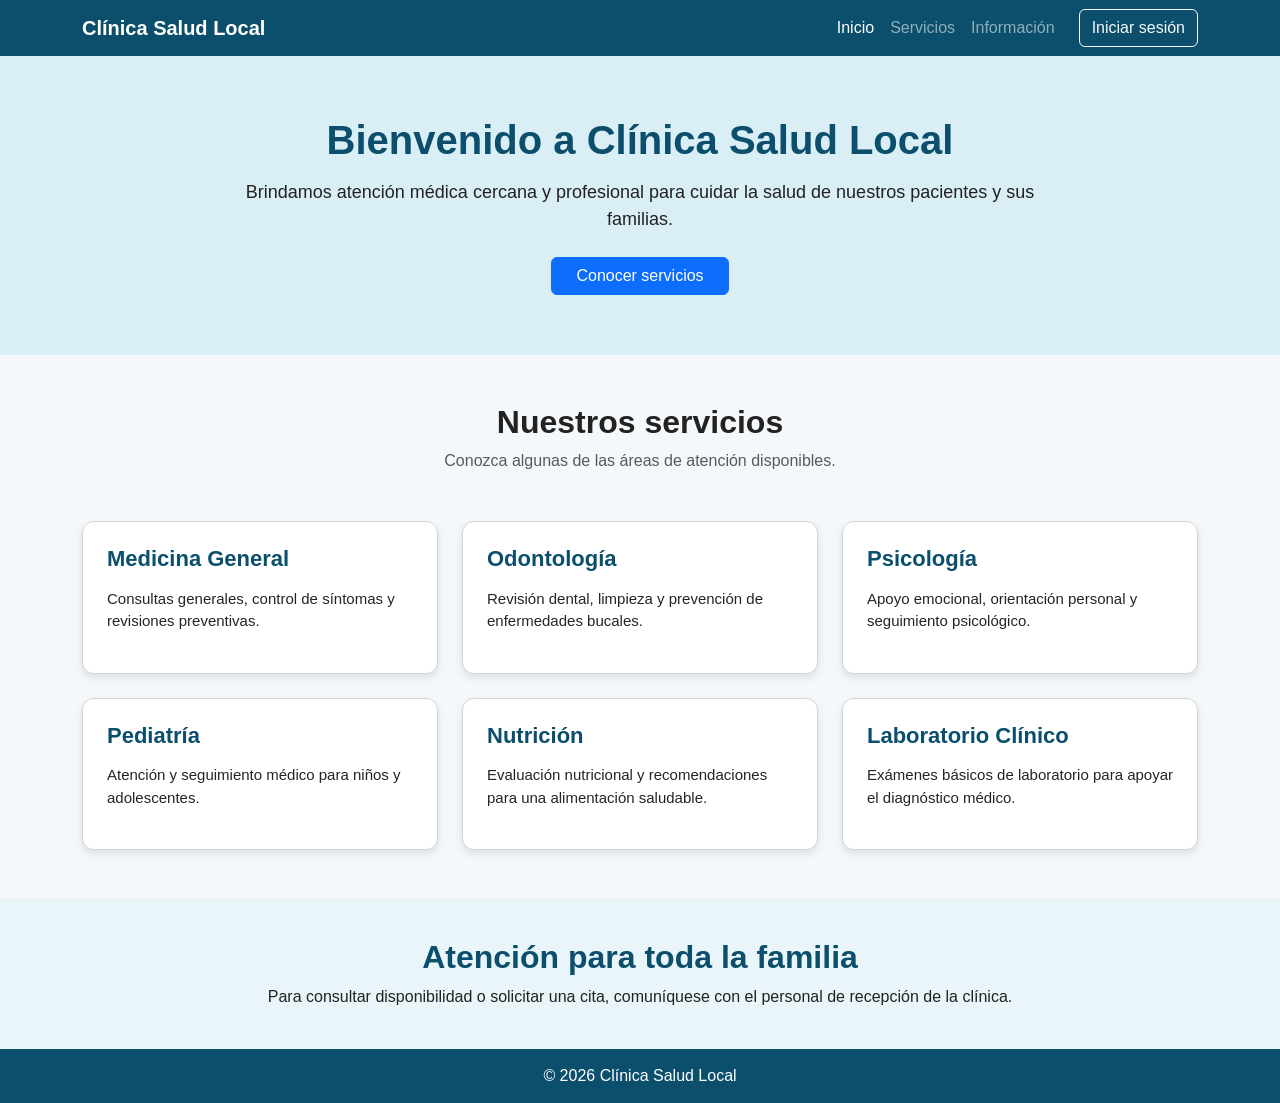
<file: app/index.html>
<!DOCTYPE html>
<html lang="es">
<head>
    <meta charset="UTF-8">
    <meta name="viewport" content="width=device-width, initial-scale=1.0">
    <title>Clínica Salud Local</title>

    <!-- Bootstrap -->
    <link
        href="https://cdn.jsdelivr.net/npm/bootstrap@5.3.3/dist/css/bootstrap.min.css"
        rel="stylesheet"
    >

    <!-- Estilos propios del proyecto -->
    <link rel="stylesheet" href="css/servicios.css">
</head>
<body>

    <!-- Menú público: no requiere iniciar sesión -->
    <nav class="navbar navbar-expand-lg navbar-dark menu-principal">
        <div class="container">
            <a class="navbar-brand fw-bold" href="index.php">
                Clínica Salud Local
            </a>

            <button
                class="navbar-toggler"
                type="button"
                data-bs-toggle="collapse"
                data-bs-target="#menuPublico"
                aria-controls="menuPublico"
                aria-expanded="false"
                aria-label="Mostrar navegación"
            >
                <span class="navbar-toggler-icon"></span>
            </button>

            <div class="collapse navbar-collapse" id="menuPublico">
                <ul class="navbar-nav ms-auto align-items-lg-center">
                    <li class="nav-item">
                        <a class="nav-link active" href="index.php">Inicio</a>
                    </li>

                    <li class="nav-item">
                        <a class="nav-link" href="#servicios">Servicios</a>
                    </li>

                    <li class="nav-item">
                        <a class="nav-link" href="#informacion">Información</a>
                    </li>

                    <li class="nav-item ms-lg-3 mt-2 mt-lg-0">
                        <a class="btn btn-outline-light" href="login.php">
                            Iniciar sesión
                        </a>
                    </li>
                </ul>
            </div>
        </div>
    </nav>

    <!-- Encabezado principal -->
    <header class="encabezado text-center">
        <div class="container">
            <h1>Bienvenido a Clínica Salud Local</h1>

            <p>
                Brindamos atención médica cercana y profesional para cuidar
                la salud de nuestros pacientes y sus familias.
            </p>

            <a href="#servicios" class="btn btn-primary mt-4 px-4">
                Conocer servicios
            </a>
        </div>
    </header>

    <!-- Servicios disponibles para consulta pública -->
    <main id="servicios" class="container py-5">
        <div class="text-center mb-5">
            <h2 class="fw-bold">Nuestros servicios</h2>
            <p class="text-muted">
                Conozca algunas de las áreas de atención disponibles.
            </p>
        </div>

        <div class="row g-4">
            <div class="col-md-6 col-lg-4">
                <article class="card tarjeta-servicio">
                    <div class="card-body p-4">
                        <h3>Medicina General</h3>
                        <p>
                            Consultas generales, control de síntomas y
                            revisiones preventivas.
                        </p>
                    </div>
                </article>
            </div>

            <div class="col-md-6 col-lg-4">
                <article class="card tarjeta-servicio">
                    <div class="card-body p-4">
                        <h3>Odontología</h3>
                        <p>
                            Revisión dental, limpieza y prevención de
                            enfermedades bucales.
                        </p>
                    </div>
                </article>
            </div>

            <div class="col-md-6 col-lg-4">
                <article class="card tarjeta-servicio">
                    <div class="card-body p-4">
                        <h3>Psicología</h3>
                        <p>
                            Apoyo emocional, orientación personal y
                            seguimiento psicológico.
                        </p>
                    </div>
                </article>
            </div>

            <div class="col-md-6 col-lg-4">
                <article class="card tarjeta-servicio">
                    <div class="card-body p-4">
                        <h3>Pediatría</h3>
                        <p>
                            Atención y seguimiento médico para niños y
                            adolescentes.
                        </p>
                    </div>
                </article>
            </div>

            <div class="col-md-6 col-lg-4">
                <article class="card tarjeta-servicio">
                    <div class="card-body p-4">
                        <h3>Nutrición</h3>
                        <p>
                            Evaluación nutricional y recomendaciones para una
                            alimentación saludable.
                        </p>
                    </div>
                </article>
            </div>

            <div class="col-md-6 col-lg-4">
                <article class="card tarjeta-servicio">
                    <div class="card-body p-4">
                        <h3>Laboratorio Clínico</h3>
                        <p>
                            Exámenes básicos de laboratorio para apoyar el
                            diagnóstico médico.
                        </p>
                    </div>
                </article>
            </div>
        </div>
    </main>

    <!-- Información general de la clínica -->
    <section id="informacion" class="informacion-final text-center">
        <div class="container">
            <h2>Atención para toda la familia</h2>
            <p class="mb-0">
                Para consultar disponibilidad o solicitar una cita,
                comuníquese con el personal de recepción de la clínica.
            </p>
        </div>
    </section>

    <!-- Pie de página -->
    <footer class="pie-pagina text-center">
        <p>
            &copy; 2026 Clínica Salud Local
        </p>
    </footer>

    <!-- JavaScript de Bootstrap para el menú adaptable -->
    <script
        src="https://cdn.jsdelivr.net/npm/bootstrap@5.3.3/dist/js/bootstrap.bundle.min.js"
    ></script>
</body>
</html>
</file>
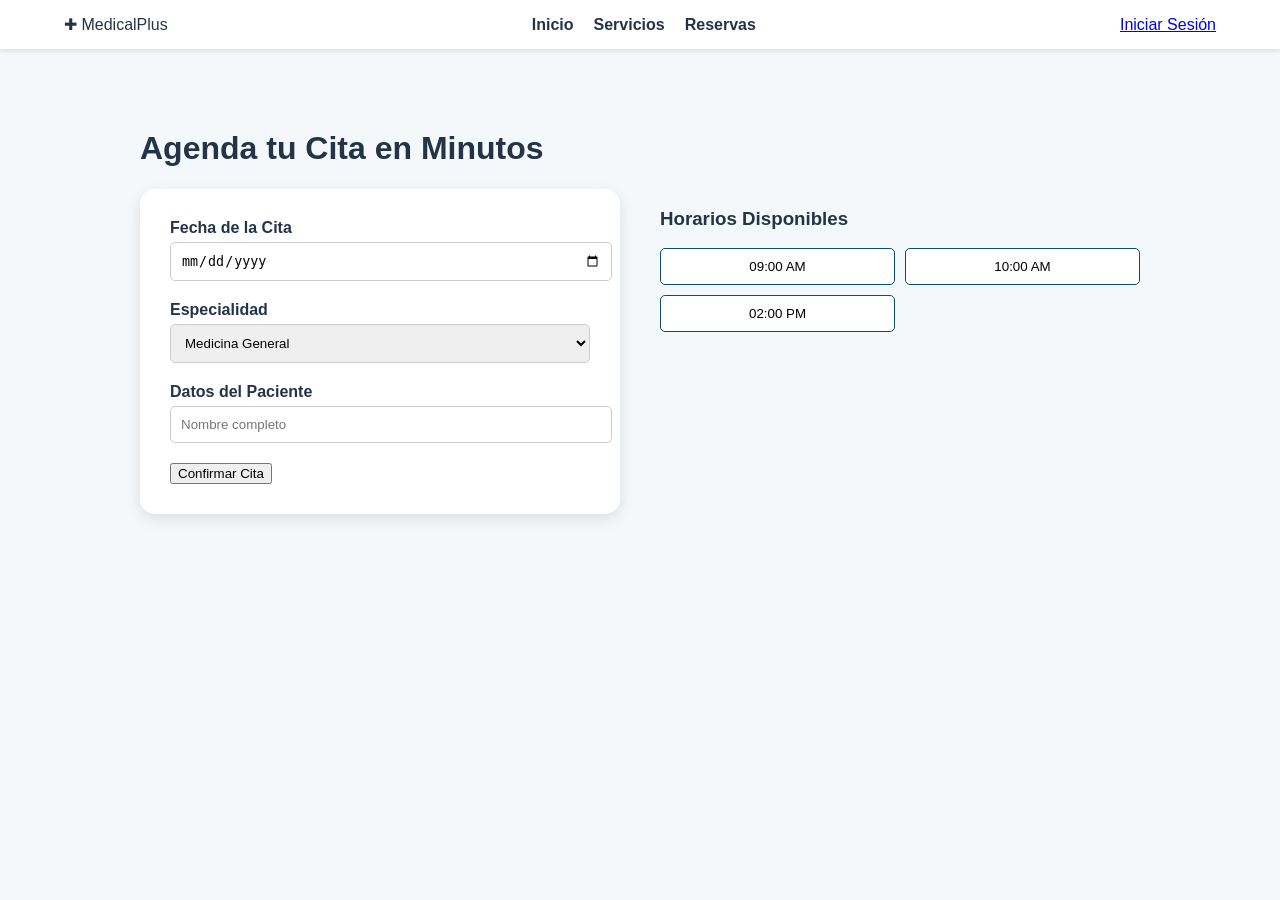
<file: reservas.html>
<!DOCTYPE html>
<html lang="es">

<head>
    <meta charset="UTF-8">
    <meta name="viewport" content="width=device-width, initial-scale=1.0">
    <title>Agendar Cita | MedicalPlus</title>
    <link rel="stylesheet" href="css/style.css">
    <link rel="stylesheet" href="css/reservas.css">
</head>

<body>

    <header class="encabezado-principal">
        <div class="logo-medical"><a href="index.html" style="text-decoration:none; color:inherit;">✚ MedicalPlus</a>
        </div>
        <nav class="navegacion-enlaces">
            <a href="index.html">Inicio</a>
            <a href="servicios.html">Servicios</a>
            <a href="reservas.html">Reservas</a>
        </nav>
        <div class="navegacion-botones">
            <a href="login.html" class="btn-outline">Iniciar Sesión</a>
        </div>
    </header>

    <main class="reservas-container">
        <h1>Agenda tu Cita en Minutos</h1>

        <div class="reservas-grid">
            <form id="form-cita" class="form-cita">
                <div class="form-grupo">
                    <label>Fecha de la Cita</label>
                    <input type="date" id="fecha" required>
                </div>
                <div class="form-grupo">
                    <label>Especialidad</label>
                    <select id="especialidad">
                        <option>Medicina General</option>
                        <option>Odontología</option>
                        <option>Psicología</option>
                    </select>
                </div>
                <div class="form-grupo">
                    <label>Datos del Paciente</label>
                    <input type="text" id="nombre" placeholder="Nombre completo" required>
                </div>
                <button type="submit" class="boton-cita">Confirmar Cita</button>
            </form>

            <div class="horarios-seccion">
                <h3>Horarios Disponibles</h3>
                <div class="grilla-horarios" id="grilla-horarios">
                    <button class="btn-hora">09:00 AM</button>
                    <button class="btn-hora">10:00 AM</button>
                    <button class="btn-hora">02:00 PM</button>
                </div>
            </div>
        </div>
    </main>

    <script src="js/reservas.js"></script>
</body>

</html>
</file>
<file: app/css/servicios.css>
body {
    margin: 0;
    font-family: Arial, Helvetica, sans-serif;
    background-color: #f4f8fb;
    color: #222;
}

.menu-principal {
    background-color: #0b4f6c;
}

.encabezado {
    background-color: #d9eef5;
    padding: 60px 20px;
}

.encabezado h1 {
    color: #0b4f6c;
    font-weight: bold;
    margin-bottom: 15px;
}

.encabezado p {
    max-width: 800px;
    margin: auto;
    font-size: 18px;
}

.tarjeta-servicio {
    height: 100%;
    border: 1px solid #d5d5d5;
    border-radius: 12px;
    box-shadow: 0 4px 8px rgba(0, 0, 0, 0.10);
    transition: 0.3s;
}

.tarjeta-servicio:hover {
    transform: translateY(-5px);
}

.tarjeta-servicio h3 {
    color: #0b4f6c;
    font-size: 22px;
    font-weight: bold;
    margin-bottom: 15px;
}

.tarjeta-servicio p {
    font-size: 15px;
    line-height: 1.5;
}

.precio {
    color: #197278;
    font-weight: bold;
}

.btn-servicio {
    background-color: #0b4f6c;
    color: white;
    width: 100%;
    font-weight: bold;
}

.btn-servicio:hover {
    background-color: #083b50;
    color: white;
}

.informacion-final {
    background-color: #e9f5f8;
    padding: 40px 20px;
}

.informacion-final h2 {
    color: #0b4f6c;
    font-weight: bold;
}

.pie-pagina {
    background-color: #0b4f6c;
    color: white;
    padding: 15px;
}

.pie-pagina p {
    margin: 0;
}

@media (max-width: 576px) {
    .encabezado {
        padding: 40px 15px;
    }

    .encabezado h1 {
        font-size: 30px;
    }

    .encabezado p {
        font-size: 16px;
    }
}
</file>
<file: css/style.css>
:root {
    --color-primario: #0b4f6c;
    --color-secundario: #1b98b5;
    --color-fondo: #f4f8fb;
}

body {
    margin: 0;
    font-family: Arial, Helvetica, sans-serif;
    background-color: var(--color-fondo);
    color: #243447;
}


.encabezado-principal {
    background-color: white;
    padding: 15px 5%;
    display: flex;
    justify-content: space-between;
    align-items: center;
    box-shadow: 0 2px 5px rgba(0, 0, 0, 0.1);
}

.navegacion-enlaces {
    display: flex;
    gap: 20px;
}

.navegacion-enlaces a {
    text-decoration: none;
    color: #243447;
    font-weight: bold;
}

.navegacion-botones {
    display: flex;
    gap: 15px;
}


.pie-pagina-principal {
    background-color: var(--color-primario);
    color: white;
    padding: 30px 5% 10px;
    font-size: 0.9rem;
}

.footer-contenedor {
    display: grid;
    grid-template-columns: repeat(4, 1fr);
    gap: 30px;
    max-width: 1200px;
    margin: 0 auto;
}

.footer-columna h3,
.footer-columna h4 {
    font-size: 1rem;
    margin-bottom: 15px;
    text-transform: uppercase;
    letter-spacing: 1px;
}

.footer-columna p,
.footer-columna a {
    font-size: 0.85rem;
    color: #dceff5;
    margin-bottom: 8px;
    display: block;
    text-decoration: none;
}

.redes-iconos {
    display: flex;
    gap: 10px;
}

.redes-iconos a {
    width: 30px;
    height: 30px;
    background: rgba(255, 255, 255, 0.1);
    display: flex;
    align-items: center;
    justify-content: center;
    border-radius: 4px;
}

.footer-inferior {
    margin-top: 20px;
    padding-top: 15px;
    border-top: 1px solid rgba(255, 255, 255, 0.1);
    text-align: center;
    font-size: 0.8rem;
}


@media (max-width: 768px) {
    .footer-contenedor {
        grid-template-columns: 1fr 1fr;
    }
}
</file>
<file: css/reservas.css>
.reservas-container {
    max-width: 1000px;
    margin:
        40px auto;
    padding: 20px;
}

.reservas-grid {
    display: grid;
    grid-template-columns: 1fr 1fr;
    gap: 40px;
}

.form-cita {
    background: white;
    padding: 30px;
    border-radius: 15px;
    box-shadow: 0 5px 15px rgba(0, 0, 0, 0.1);
}

.form-grupo {
    margin-bottom: 20px;
}

.form-grupo label {
    display: block;
    margin-bottom: 5px;
    font-weight: bold;
}

.form-grupo input,
.form-grupo select {
    width: 100%;
    padding: 10px;
    border: 1px solid #ccc;
    border-radius: 5px;
}

.grilla-horarios {
    display: grid;
    grid-template-columns: 1fr 1fr;
    gap: 10px;
}

.btn-hora {
    padding: 10px;
    border: 1px solid #0b4f6c;
    background: white;
    cursor: pointer;
    border-radius: 5px;
}

.btn-hora:hover,
.btn-hora.seleccionado {
    background: #0b4f6c;
    color: white;
}

@media (max-width: 768px) {
    .reservas-grid {
        grid-template-columns: 1fr;
    }
}
</file>
